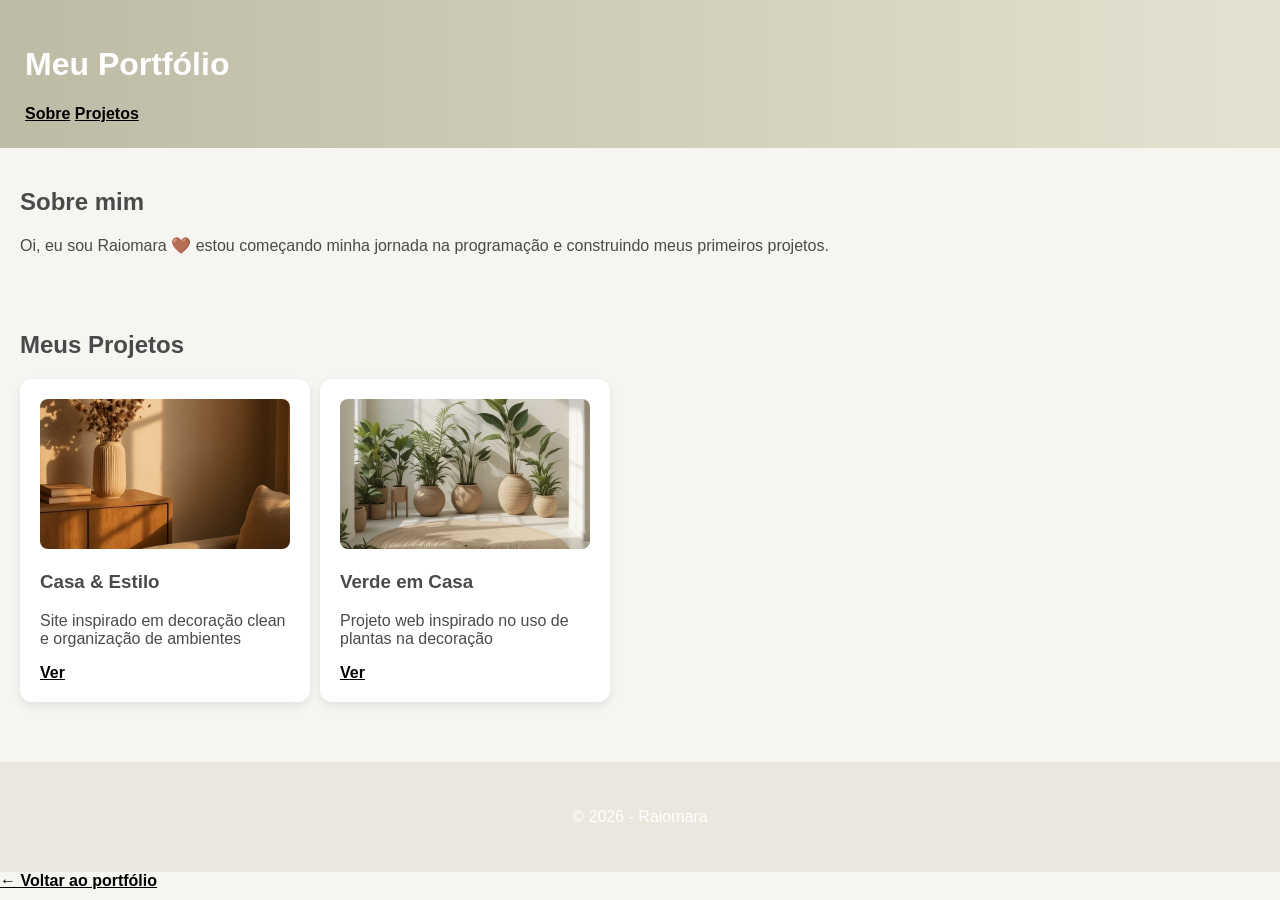
<file: index.html>
<!DOCTYPE html>
<html lang="pt-BR">
<head>
  <meta charset="UTF-8">
  <meta name="viewport" content="width=device-width, initial-scale=1.0">
  <title>Meu Portfólio</title>
  <link rel="stylesheet" href="style.css">
</head>
<body>

  <header>
    <h1>Meu Portfólio</h1>
    <nav>
      <a href="#sobre">Sobre</a>
      <a href="#projetos">Projetos</a>
    </nav>
  </header>

  <section id="sobre">
    <h2>Sobre mim</h2>
    <p>Oi, eu sou Raiomara 🤎 estou começando minha jornada na programação e construindo meus primeiros projetos.

    </p>
  </section>

  <section id="projetos">
    <h2>Meus Projetos</h2>
    <div id="lista-projetos"></div>
  </section>

  <footer>
    <p>© 2026 - Raiomara</p>
  </footer>

  <script src="script.js"></script>
</body>
</html>
<a href="index.html" class="botao-voltar">← Voltar ao portfólio</a>
</file>
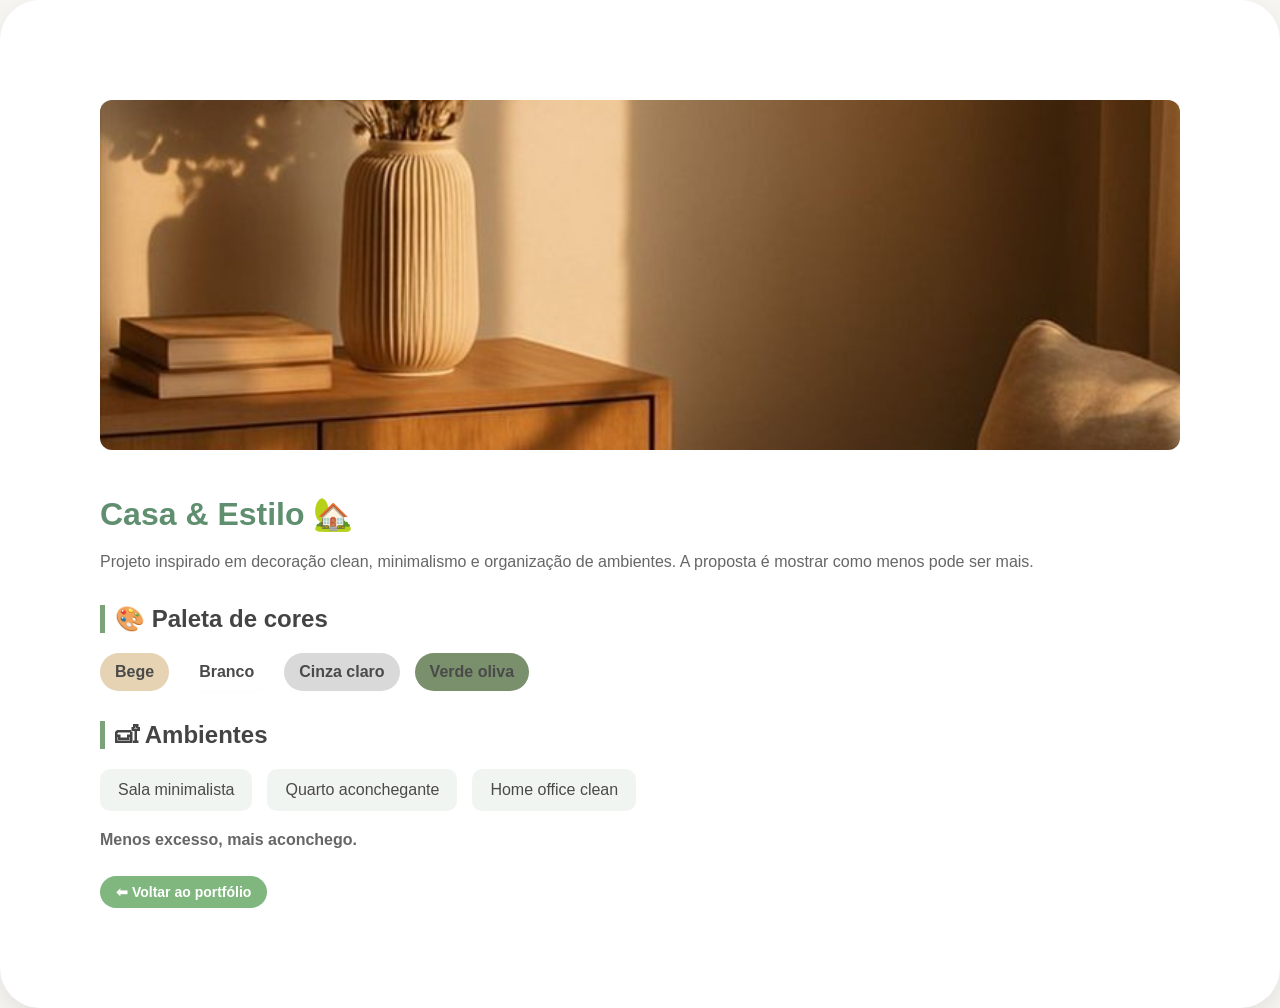
<file: casa-estilo.html>
<!DOCTYPE html>
<html lang="pt-br">
<head>
<meta charset="UTF-8">
<title>Casa & Estilo</title>
<link rel="stylesheet" href="style.css">
</head>

<body>

<div class="projeto">
<img src="img/casa.jpg" class="banner">
<h1>Casa & Estilo 🏡</h1>

<p>
Projeto inspirado em decoração clean, minimalismo e organização de ambientes.
A proposta é mostrar como menos pode ser mais.
</p>

<h2>🎨 Paleta de cores</h2>

<div class="cores">
  <div class="cor" style="background:#e6d3b3">Bege</div>
  <div class="cor" style="background:#ffffff">Branco</div>
  <div class="cor" style="background:#d9d9d9">Cinza claro</div>
  <div class="cor" style="background:#7a8f6b">Verde oliva</div>
</div>


<h2>🛋 Ambientes</h2>

<div class="ambientes">
  <div class="ambiente">Sala minimalista</div>
  <div class="ambiente">Quarto aconchegante</div>
  <div class="ambiente">Home office clean</div>
</div>

<p><b>Menos excesso, mais aconchego.</b></p>

<a href="index.html" class="voltar">⬅ Voltar ao portfólio</a>

</div>

</body>
</html>
</file>
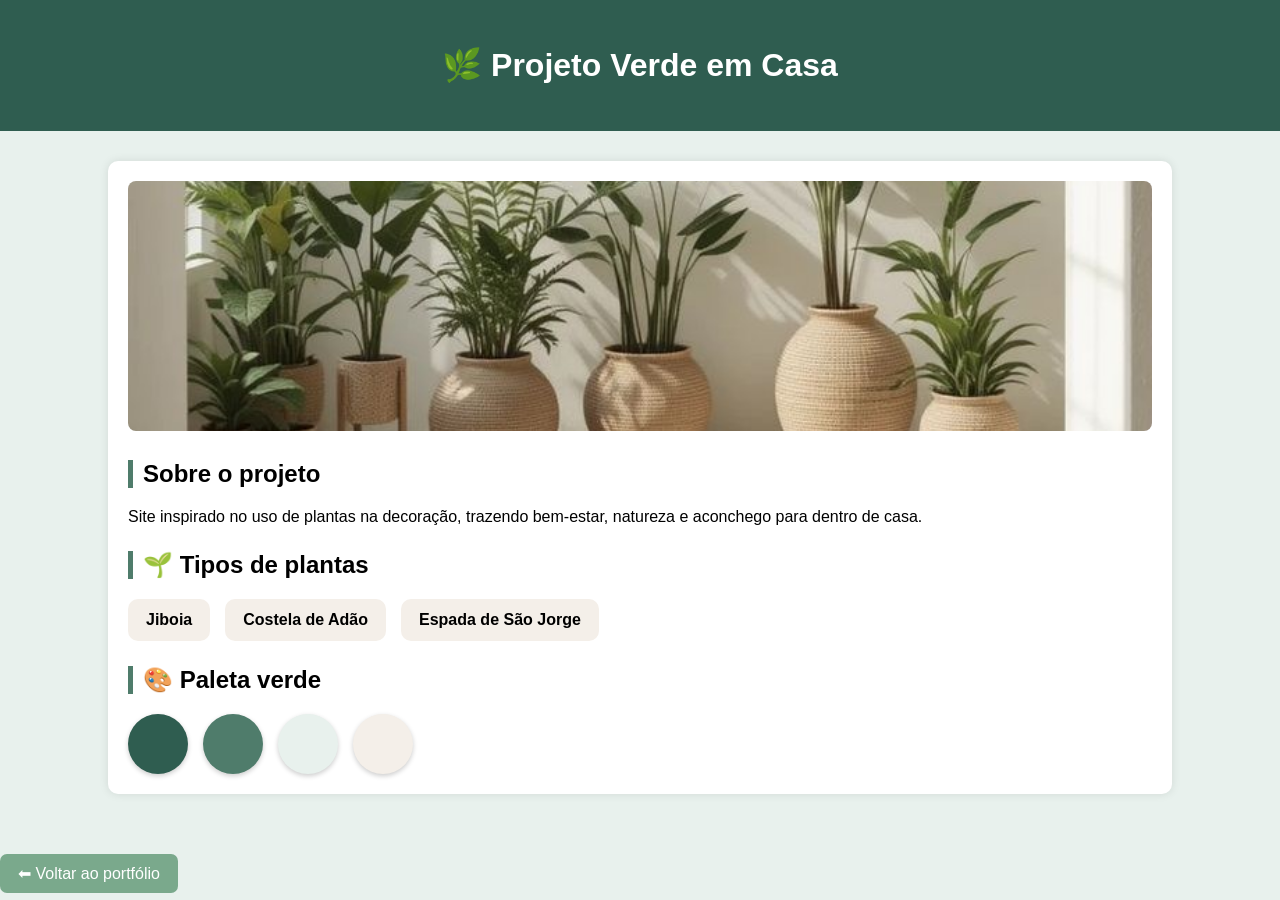
<file: verde-em-casa.html>
<!DOCTYPE html>
<html lang="pt-br">
<head>
<meta charset="UTF-8">
<title>Projeto Verde em Casa</title>
<link rel="stylesheet" href="verde.css">
</head>

<body>

<header>
    <h1>🌿 Projeto Verde em Casa</h1>
</header>

<section class="projeto">

    <img src="img/verde.jpg" class="banner">

    <h2>Sobre o projeto</h2>
    <p>
        Site inspirado no uso de plantas na decoração, trazendo bem-estar,
        natureza e aconchego para dentro de casa.
    </p>

    <h2>🌱 Tipos de plantas</h2>
    <div class="plantas">
        <div class="planta">Jiboia</div>
        <div class="planta">Costela de Adão</div>
        <div class="planta">Espada de São Jorge</div>
    </div>

    <h2>🎨 Paleta verde</h2>
    <div class="cores">
        <div class="cor" style="background:#2f5d50"></div>
        <div class="cor" style="background:#4f7c6b"></div>
        <div class="cor" style="background:#e8f1ed"></div>
        <div class="cor" style="background:#f4efe9"></div>
    </div>

</section>
<a href="index.html" class="voltar">⬅ Voltar ao portfólio</a>
</body>
</html>
</file>
<file: style.css>
body {
  font-family: Arial;
  margin: 0;
  background: #f0f4ff;
}
section {
  padding: 20px;
}

#lista-projetos {
  display: flex;
  gap: 10px;
  flex-wrap: wrap;
}

.card {
  background: white;
  padding: 10px;
  border-radius: 8px;
}.card img {
  width: 100%;
  height: 150px;
  object-fit: cover;
  border-radius: 8px;
}footer {
  text-align: center;
  padding: 15px;
  background: #cac9b4;
  color: white;
  margin-top: 20px;
}.projeto {
    transition: 0.3s;
}

.projeto:hover {
    transform: translateY(-8px);
    box-shadow: 0 10px 20px rgba(0,0,0,0.15);
}body {
    font-family: Arial, sans-serif;
    background-color: #F5F3EF;
    color: #4A4A4A;
}header {
    background-color: #bdbba5;
    color: white;
    padding: 20px;
}.projeto {
    background-color: #FFFFFF;
    border-radius: 12px;
    padding: 15px;
    box-shadow: 0 4px 10px rgba(0,0,0,0.08);
}a {
    color: #000000;
    font-weight: bold;
}header {
    background: linear-gradient(90deg, #bdbba5, #e4e3d1);
    color: white;
    padding: 25px;
}.projeto a {
    display: inline-block;
    margin-top: 8px;
    padding: 8px 16px;
    background-color: #7FB77E;
    color: white;
    border-radius: 20px;
    text-decoration: none;
    font-size: 14px;
}.projeto a:hover {
    background-color: #6aa86a;
}.topo {
    text-align: center;
    padding: 60px;
    background: #EAE7DF;
}

.container {
    padding: 40px;
    max-width: 900px;
    margin: auto;
}

.cores {
    display: flex;
    gap: 15px;
    margin: 15px 0;
}

.cor {
    padding:10px 15px;
    border-radius: 20px;
    font-weight:bold;
    box-shadow:0 2px 5px rgba(0,0,0,0.01);
}

.bege { background: #D8CFC4; }
.branco { background: #FFFFFF; border: 1px solid #ddd; }
.cinza { background: #CFCFCF; }
.verde { background: #7D9D7C; }

.ambientes{
    display:flex;
    gap:15px;
    flex-wrap:wrap;
    margin-top:10px;
}

.ambiente{
    background:#f1f5f1;
    padding:12px 18px;
    border-radius:10px;
    font-weight:500;
}


.card {
    background: white;
    padding: 20px;
    border-radius: 12px;
    width: 250px;
    box-shadow: 0 4px 10px rgba(0,0,0,0.08);
}

.lista {
    line-height: 2;
}

footer {
    text-align: center;
    padding: 30px;
    background: #EAE7DF;
    margin-top: 40px;
}/* ===== PÁGINAS DOS PROJETOS ===== */

body{
    font-family: Arial, Helvetica, sans-serif;
    background: #f6f5f2;
    margin: 0;
}

.projeto{
    max-width: 6000px;
    margin: 0px auto;
    background: white;
    padding: 100px;
    border-radius: 40px;
    box-shadow: 0 10px 25px rgba(0,0,0,0.08);
}

.projeto h1{
    color: #5f8f6f;
    margin-bottom: 10px;
}

.projeto h2{
    margin-top: 30px;
    color: #444;
}

.projeto p, .projeto li{
    color: #666;
    line-height: 1.6;
}

.voltar{
    display: inline-block;
    margin-top: 30px;
    text-decoration: none;
    background: #7aa98c;
    color: white;
    padding: 10px 18px;
    border-radius: 8px;
    transition: 0.3s;
}

.voltar:hover{
    background: #5f8f6f;
}.banner{
    width: 100%;
    height: 350px;
    object-fit: cover;
    border-radius: 12px;
    margin-bottom: 20px;
}.projeto h2{
    border-left: 5px solid #7aa37a;
    padding-left: 10px;
    margin-top: 30px;
}
</file>
<file: verde.css>
body{
    font-family: Arial, Helvetica, sans-serif;
    margin:0;
    background:#e8f1ed;
}

header{
    background:#2f5d50;
    color:white;
    text-align:center;
    padding:25px;
}

.projeto{
    background:white;
    width:80%;
    margin:30px auto;
    padding:20px;
    border-radius:10px;
    box-shadow:0 0 10px rgba(0,0,0,0.1);
}

.banner{
    width: 100%;
    height: 250px; 
    object-fit: cover;
    border-radius: 8px;
}

h2{
    border-left:5px solid #4f7c6b;
    padding-left:10px;
    margin-top:25px;
}


.plantas{
    display:flex;
    gap:15px;
    flex-wrap:wrap;
}

.planta{
    background:#f4efe9;
    padding:12px 18px;
    border-radius:10px;
    font-weight:bold;
}

.cores{
    display:flex;
    gap:15px;
    margin-top:15px;
}

.cor{
    width:60px;
    height:60px;
    border-radius:50%;
    box-shadow:0 2px 5px rgba(0,0,0,0.2);
}
.voltar{
    display: inline-block;
    margin-top: 30px;
    text-decoration: none;
    background: #7aa98c;
    color: white;
    padding: 10px 18px;
    border-radius: 7px;
    transition: 0.3s;
}

.voltar:hover{
    background: #5f8f6f;
}
</file>
